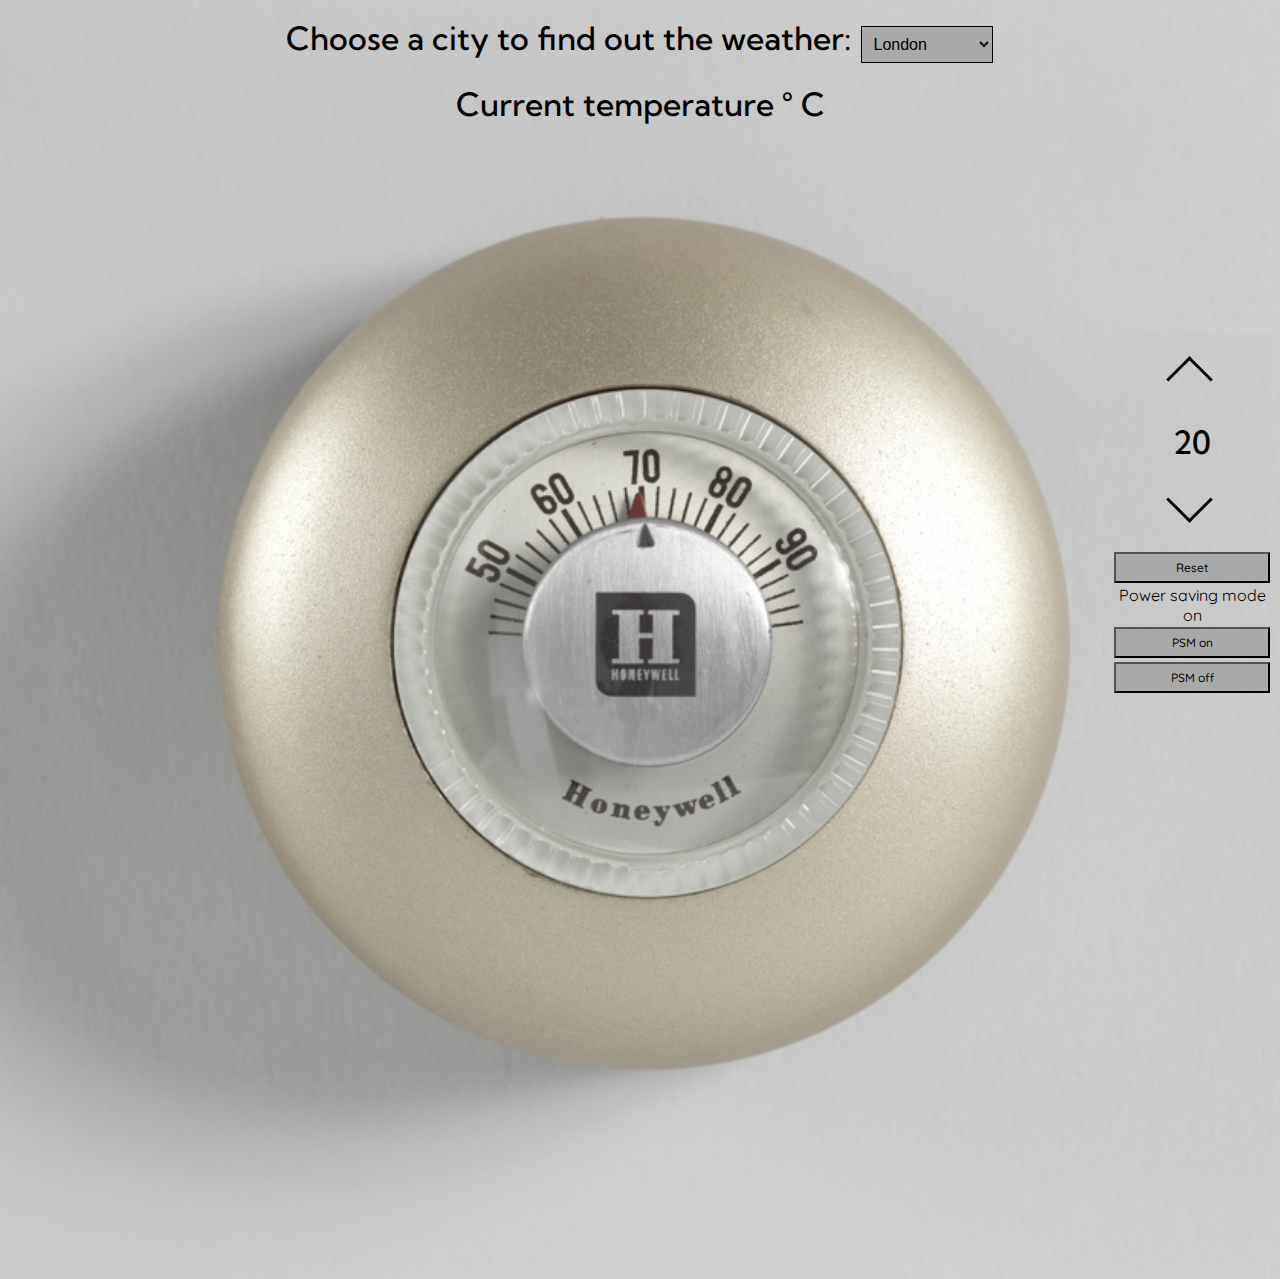
<file: index.html>
<!DOCTYPE html>
<html>
  <head>
    <title>Thermostat</title>
    <script src="https://code.jquery.com/jquery-2.1.4.min.js"></script>
    <script src="src/interface.js"></script>
    <script src="src/thermostat.js"></script>

    <link rel="stylesheet" href="./style.css">
    <link href="https://fonts.googleapis.com/css?family=Quicksand:300,500" rel="stylesheet">
    <link rel="preconnect" href="https://fonts.gstatic.com">
    <link href="https://fonts.googleapis.com/css2?family=Kumbh+Sans:wght@300&display=swap" rel="stylesheet">
  </head>
  <body>
      <!-- The weather reader:  -->
        <div class="weather-cities"> 
        <h1> Choose a city to find out the weather:
        <select id="current-city"></h1>
          <div class="drop-down" >
            <option id="city" value="London">London</option>
            <option id="city" value="New York">New York</option>
            <option id="city" value="paris">Paris</option>
            <option id="city" value="madrid">Madrid</option>
            <option id="city" value="Prague">Prague</option>
            <option id="city" value="Budapest">Budapest</option>
            <option id="city" value="Sofia">Sofia</option>
            <option id="city" value="Istanbul">Istanbul</option>
            <option id="city" value="Los Angeles">Los Angeles</option>
            <option id="city" value="Piatra Neamţ">Piatra Neamţ</option>
            <option id="city" value="Maringa">Maringa</option>
        </select>
        
        <h1>Current temperature <span id="city"></span> </span><span id="current-temperature"></span>° C</h1>
      </section>
    </div>
  </div>
      <!-- End of weather reader -->

    <!-- Temperature control:  -->
      <div class="thermo-changes">
        <div class="temperature-buttons">
            <i class="arrow up"id="temperature-up"></i>
            <section>
              <h1 id="temperature"></h1>
              <section>
            <i class="arrow down" id="temperature-down"></i>
        </div>

          <button class="button" id="temperature-reset">Reset</button>
        <div class="power-saving-mode">
        Power saving mode
        <span class="status-psm" id="power-saving-status">on</span>
      </div>
        <button class="button" id="powersaving-on">PSM on</button>
        <button class="button" id="powersaving-off">PSM off</button>

    </section>
  </div>
  </body>
</html>
</file>
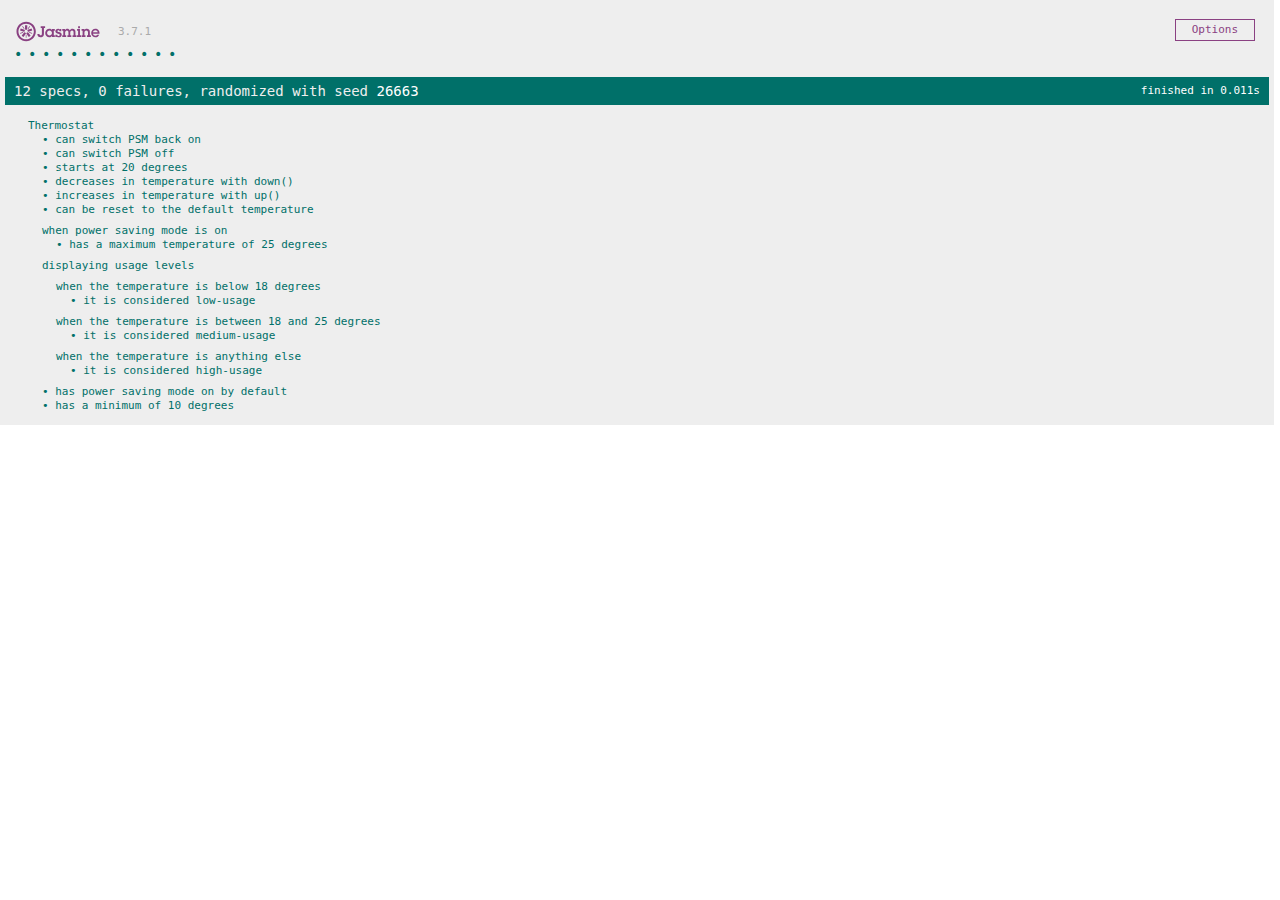
<file: SpecRunner.html>
<!DOCTYPE html>
<html>
<head>
  <meta charset="utf-8">
  <title>Jasmine Spec Runner v3.7.1</title>

  <link rel="shortcut icon" type="image/png" href="lib/jasmine-3.7.1/jasmine_favicon.png">
  <link rel="stylesheet" href="lib/jasmine-3.7.1/jasmine.css">

  <script src="lib/jasmine-3.7.1/jasmine.js"></script>
  <script src="lib/jasmine-3.7.1/jasmine-html.js"></script>
  <script src="lib/jasmine-3.7.1/boot.js"></script>

  <!-- include source files here... -->
  <script src="src/thermostat.js"></script>
  

  <!-- include spec files here... -->
  <script src="spec/SpecHelper.js"></script>
  <script src="spec/thermostatSpec.js"></script>

</head>

<body>
</body>
</html>
</file>
<file: style.css>
body {
  background-image: url("public/img/thermo.jpeg") ;
  background-repeat: no-repeat, repeat;
  height: 1250px;
  background-position: center;
  background-size: cover;
  position: relative;

}
.weather-cities{
  font-family: 'Kumbh Sans', sans-serif;
  text-align: center;
  line-height: 1.1;
  
}

.low-usage {
  color: green;
}

.medium-usage {
  color: black;

}

.high-usage {
  color: red;
}

.power-saving-mode {
  text-align: center;
}

.thermo-changes {
  float: right; 
  display: grid;
  width: 160px;
  background-color: rgba(200,200,200,0.3);
  margin-top: 15%;
}
select {
  background-color:darkgrey;
  color: black;
  border-color: black;
  padding: 8px;
  font-size: 16px;
  cursor: pointer;
  margin: 2px 2px;
}

button {
  background-color: darkgrey;
  color: black;
  padding: 6px 7px;
  text-align: center;
  display: inline-block;
  font-size: 12px;
  margin: 2px 2px;
  cursor: pointer;
  font-weight: 500;
  border-color: black;
  float: right;

}

.button:hover {
  background-color: darkgrey;
  transition-duration: 0.4s;
  box-shadow: 0 12px 16px 0 rgba(0,0,0,0.24), 0 17px 50px 0 rgba(0,0,0,0.19);
}
body, button {
  font-family: 'Quicksand', sans-serif;
}

h1, h2, h3, h4, h5, h6 {
  font-family: 'Kumbh Sans', sans-serif;
  font-weight: 500;
}

.temperature-buttons {
  margin-left: auto;
  margin-right: auto;
  padding: 30px;

}
.drop-down {
  position: relative;
  display: inline-block;
}

.arrow {
  border: solid black;
  border-width: 0 3px 3px 0;
  display: inline-block;
  padding: 15px;
}

.arrow:hover {
  background-color: darkgrey;
  transition-duration: 0.4s;
  box-shadow: 0 12px 16px 0 rgba(0,0,0,0.24), 0 17px 50px 0 rgba(0,0,0,0.19);
}

.up {
  transform: rotate(-135deg);
  -webkit-transform: rotate(-135deg);
  align-items: center;
}
.down {
  transform: rotate(45deg);
  -webkit-transform: rotate(45deg);
  align-items: center;
}
</file>
<file: lib/jasmine-3.7.1/jasmine.css>
@charset "UTF-8";
body { overflow-y: scroll; }

.jasmine_html-reporter { width: 100%; background-color: #eee; padding: 5px; margin: -8px; font-size: 11px; font-family: Monaco, "Lucida Console", monospace; line-height: 14px; color: #333; }

.jasmine_html-reporter a { text-decoration: none; }

.jasmine_html-reporter a:hover { text-decoration: underline; }

.jasmine_html-reporter p, .jasmine_html-reporter h1, .jasmine_html-reporter h2, .jasmine_html-reporter h3, .jasmine_html-reporter h4, .jasmine_html-reporter h5, .jasmine_html-reporter h6 { margin: 0; line-height: 14px; }

.jasmine_html-reporter .jasmine-banner, .jasmine_html-reporter .jasmine-symbol-summary, .jasmine_html-reporter .jasmine-summary, .jasmine_html-reporter .jasmine-result-message, .jasmine_html-reporter .jasmine-spec .jasmine-description, .jasmine_html-reporter .jasmine-spec-detail .jasmine-description, .jasmine_html-reporter .jasmine-alert .jasmine-bar, .jasmine_html-reporter .jasmine-stack-trace { padding-left: 9px; padding-right: 9px; }

.jasmine_html-reporter .jasmine-banner { position: relative; }

.jasmine_html-reporter .jasmine-banner .jasmine-title { background: url("[data-uri]") no-repeat; background: url("[data-uri]") no-repeat, none; -moz-background-size: 100%; -o-background-size: 100%; -webkit-background-size: 100%; background-size: 100%; display: block; float: left; width: 90px; height: 25px; }

.jasmine_html-reporter .jasmine-banner .jasmine-version { margin-left: 14px; position: relative; top: 6px; }

.jasmine_html-reporter #jasmine_content { position: fixed; right: 100%; }

.jasmine_html-reporter .jasmine-version { color: #aaa; }

.jasmine_html-reporter .jasmine-banner { margin-top: 14px; }

.jasmine_html-reporter .jasmine-duration { color: #fff; float: right; line-height: 28px; padding-right: 9px; }

.jasmine_html-reporter .jasmine-symbol-summary { overflow: hidden; margin: 14px 0; }

.jasmine_html-reporter .jasmine-symbol-summary li { display: inline-block; height: 10px; width: 14px; font-size: 16px; }

.jasmine_html-reporter .jasmine-symbol-summary li.jasmine-passed { font-size: 14px; }

.jasmine_html-reporter .jasmine-symbol-summary li.jasmine-passed:before { color: #007069; content: "•"; }

.jasmine_html-reporter .jasmine-symbol-summary li.jasmine-failed { line-height: 9px; }

.jasmine_html-reporter .jasmine-symbol-summary li.jasmine-failed:before { color: #ca3a11; content: "×"; font-weight: bold; margin-left: -1px; }

.jasmine_html-reporter .jasmine-symbol-summary li.jasmine-excluded { font-size: 14px; }

.jasmine_html-reporter .jasmine-symbol-summary li.jasmine-excluded:before { color: #bababa; content: "•"; }

.jasmine_html-reporter .jasmine-symbol-summary li.jasmine-excluded-no-display { font-size: 14px; display: none; }

.jasmine_html-reporter .jasmine-symbol-summary li.jasmine-pending { line-height: 17px; }

.jasmine_html-reporter .jasmine-symbol-summary li.jasmine-pending:before { color: #ba9d37; content: "*"; }

.jasmine_html-reporter .jasmine-symbol-summary li.jasmine-empty { font-size: 14px; }

.jasmine_html-reporter .jasmine-symbol-summary li.jasmine-empty:before { color: #ba9d37; content: "•"; }

.jasmine_html-reporter .jasmine-run-options { float: right; margin-right: 5px; border: 1px solid #8a4182; color: #8a4182; position: relative; line-height: 20px; }

.jasmine_html-reporter .jasmine-run-options .jasmine-trigger { cursor: pointer; padding: 8px 16px; }

.jasmine_html-reporter .jasmine-run-options .jasmine-payload { position: absolute; display: none; right: -1px; border: 1px solid #8a4182; background-color: #eee; white-space: nowrap; padding: 4px 8px; }

.jasmine_html-reporter .jasmine-run-options .jasmine-payload.jasmine-open { display: block; }

.jasmine_html-reporter .jasmine-bar { line-height: 28px; font-size: 14px; display: block; color: #eee; }

.jasmine_html-reporter .jasmine-bar.jasmine-failed, .jasmine_html-reporter .jasmine-bar.jasmine-errored { background-color: #ca3a11; border-bottom: 1px solid #eee; }

.jasmine_html-reporter .jasmine-bar.jasmine-passed { background-color: #007069; }

.jasmine_html-reporter .jasmine-bar.jasmine-incomplete { background-color: #bababa; }

.jasmine_html-reporter .jasmine-bar.jasmine-skipped { background-color: #bababa; }

.jasmine_html-reporter .jasmine-bar.jasmine-warning { background-color: #ba9d37; color: #333; }

.jasmine_html-reporter .jasmine-bar.jasmine-menu { background-color: #fff; color: #aaa; }

.jasmine_html-reporter .jasmine-bar.jasmine-menu a { color: #333; }

.jasmine_html-reporter .jasmine-bar a { color: white; }

.jasmine_html-reporter.jasmine-spec-list .jasmine-bar.jasmine-menu.jasmine-failure-list, .jasmine_html-reporter.jasmine-spec-list .jasmine-results .jasmine-failures { display: none; }

.jasmine_html-reporter.jasmine-failure-list .jasmine-bar.jasmine-menu.jasmine-spec-list, .jasmine_html-reporter.jasmine-failure-list .jasmine-summary { display: none; }

.jasmine_html-reporter .jasmine-results { margin-top: 14px; }

.jasmine_html-reporter .jasmine-summary { margin-top: 14px; }

.jasmine_html-reporter .jasmine-summary ul { list-style-type: none; margin-left: 14px; padding-top: 0; padding-left: 0; }

.jasmine_html-reporter .jasmine-summary ul.jasmine-suite { margin-top: 7px; margin-bottom: 7px; }

.jasmine_html-reporter .jasmine-summary li.jasmine-passed a { color: #007069; }

.jasmine_html-reporter .jasmine-summary li.jasmine-failed a { color: #ca3a11; }

.jasmine_html-reporter .jasmine-summary li.jasmine-empty a { color: #ba9d37; }

.jasmine_html-reporter .jasmine-summary li.jasmine-pending a { color: #ba9d37; }

.jasmine_html-reporter .jasmine-summary li.jasmine-excluded a { color: #bababa; }

.jasmine_html-reporter .jasmine-specs li.jasmine-passed a:before { content: "• "; }

.jasmine_html-reporter .jasmine-specs li.jasmine-failed a:before { content: "× "; }

.jasmine_html-reporter .jasmine-specs li.jasmine-empty a:before { content: "* "; }

.jasmine_html-reporter .jasmine-specs li.jasmine-pending a:before { content: "• "; }

.jasmine_html-reporter .jasmine-specs li.jasmine-excluded a:before { content: "• "; }

.jasmine_html-reporter .jasmine-description + .jasmine-suite { margin-top: 0; }

.jasmine_html-reporter .jasmine-suite { margin-top: 14px; }

.jasmine_html-reporter .jasmine-suite a { color: #333; }

.jasmine_html-reporter .jasmine-failures .jasmine-spec-detail { margin-bottom: 28px; }

.jasmine_html-reporter .jasmine-failures .jasmine-spec-detail .jasmine-description { background-color: #ca3a11; color: white; }

.jasmine_html-reporter .jasmine-failures .jasmine-spec-detail .jasmine-description a { color: white; }

.jasmine_html-reporter .jasmine-result-message { padding-top: 14px; color: #333; white-space: pre-wrap; }

.jasmine_html-reporter .jasmine-result-message span.jasmine-result { display: block; }

.jasmine_html-reporter .jasmine-stack-trace { margin: 5px 0 0 0; max-height: 224px; overflow: auto; line-height: 18px; color: #666; border: 1px solid #ddd; background: white; white-space: pre; }
</file>
